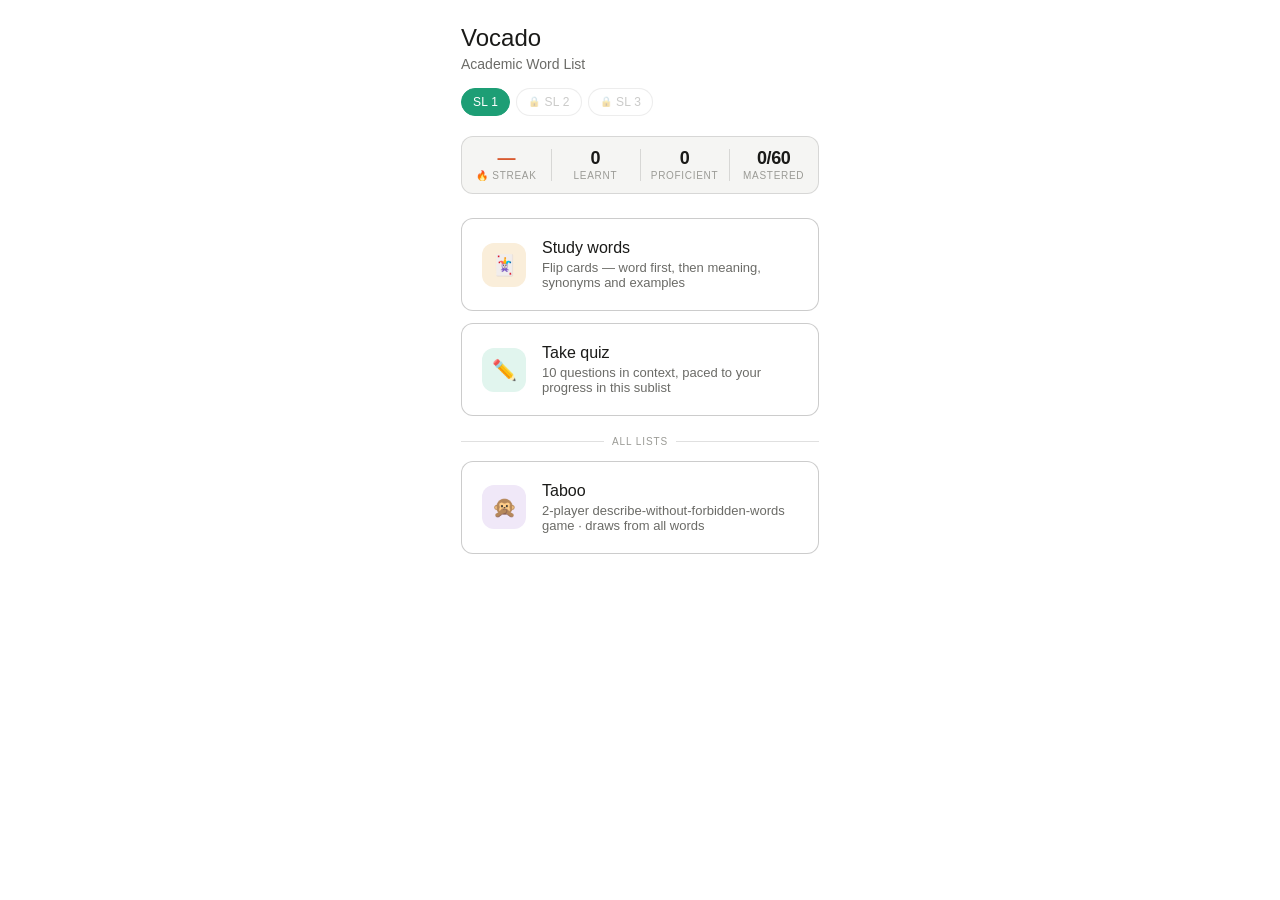
<file: index.html>
<!DOCTYPE html>
<html lang="en">
<head>
<meta charset="UTF-8">
<meta name="viewport" content="width=device-width, initial-scale=1.0">
<meta name="theme-color" content="#1D9E75">
<meta name="mobile-web-app-capable" content="yes">
<meta name="apple-mobile-web-app-capable" content="yes">
<meta name="apple-mobile-web-app-status-bar-style" content="default">
<meta name="apple-mobile-web-app-title" content="Vocado">
<link rel="manifest" href="/manifest.json">
<link rel="apple-touch-icon" href="/icons/icon-192.png">
<link rel="stylesheet" href="/css/app.css">
<title>Vocado</title>
</head>
<body>
<div id="app">

<!-- HOME -->
<div id="screen-home" class="screen active">
  <div class="hw">
    <p class="htitle">Vocado</p>
    <p class="hsub">Academic Word List</p>

    <div class="sl-strip" id="sl-strip"></div>

    <div class="stats-strip" id="stats-strip">
      <div class="stat">
        <span class="stat-val streak" id="stat-streak">—</span>
        <span class="stat-lbl">🔥 Streak</span>
      </div>
      <div class="stat-div"></div>
      <div class="stat">
        <span class="stat-val" id="stat-learnt">0</span>
        <span class="stat-lbl">Learnt</span>
      </div>
      <div class="stat-div"></div>
      <div class="stat">
        <span class="stat-val" id="stat-proficient">0</span>
        <span class="stat-lbl">Proficient</span>
      </div>
      <div class="stat-div"></div>
      <div class="stat">
        <span class="stat-val" id="stat-mastered">0/60</span>
        <span class="stat-lbl">Mastered</span>
      </div>
    </div>

    <div class="mode-grid">
      <div class="mode-card" onclick="startStudy()">
        <div class="mode-icon study">🃏</div>
        <div><div class="mode-title">Study words</div><div class="mode-desc">Flip cards — word first, then meaning, synonyms and examples</div></div>
      </div>
      <div class="mode-card" onclick="startQuiz()">
        <div class="mode-icon quiz">✏️</div>
        <div><div class="mode-title">Take quiz</div><div class="mode-desc">10 questions in context, paced to your progress in this sublist</div></div>
      </div>
    </div>

    <div class="section-sep"><span class="section-sep-lbl">All lists</span></div>

    <div class="mode-grid">
      <div class="mode-card" onclick="startTabooSetup()">
        <div class="mode-icon taboo">🙊</div>
        <div><div class="mode-title">Taboo</div><div class="mode-desc">2-player describe-without-forbidden-words game · draws from all words</div></div>
      </div>
      <div class="mode-card mode-review" id="review-all-card" onclick="startReviewAll()" style="display:none">
        <div class="mode-icon review">🔄</div>
        <div><div class="mode-title">Review All</div><div class="mode-desc">Mixed 10-question session across all mastered sublists</div></div>
      </div>
    </div>
  </div>
</div>

<!-- STUDY -->
<div id="screen-study" class="screen">
  <div class="hdr">
    <button class="back" onclick="goHome()">←</button>
    <span class="hdr-t">Study words</span>
  </div>
  <div class="fc-wrap">
    <div class="fc-counter" id="fc-counter">1 / 60</div>
    <div class="fc-card" id="fc-card" onclick="flipCard()"></div>
    <button class="fc-flip-btn" id="fc-flip-btn" onclick="flipCard()">Tap to reveal →</button>
    <div class="fc-nav">
      <button class="fc-btn" onclick="fcNav(-1)">← Prev</button>
      <button class="fc-btn primary" onclick="fcNav(1)">Next →</button>
    </div>
  </div>
</div>

<!-- QUIZ -->
<div id="screen-question" class="screen">
  <div class="hdr">
    <button class="back" onclick="goHome()">←</button>
    <span class="hdr-t">Quiz</span>
  </div>
  <div class="prog-wrap">
    <div class="prog-lbl" id="qpl">Q1 / 10</div>
    <div class="prog-track"><div class="prog-fill" id="qpf" style="width:10%"></div></div>
  </div>
  <div id="qcontent"></div>
</div>

<!-- TABOO SETUP -->
<div id="screen-taboo-setup" class="screen">
  <div class="hdr">
    <button class="back" onclick="goHome()">←</button>
    <span class="hdr-t">Taboo</span>
  </div>
  <div class="taboo-setup">
    <p class="taboo-intro">
      <strong>How to play:</strong> One player describes the target word to the other — but cannot say the word itself or any of the forbidden words shown on the card.<br><br>
      The guesser looks away while the describer reads the card. Tap <strong>Got it ✓</strong> if the guesser says the word, or <strong>Pass ✗</strong> to skip. 10 cards per round.
    </p>
    <div class="sgrid" style="margin-bottom:1.25rem">
      <div class="sc"><div class="scl">Cards per round</div><div class="scv">10</div></div>
      <div class="sc"><div class="scl">Timer</div><div class="scv" id="taboo-timer-display">30s</div></div>
    </div>
    <div style="display:flex;gap:8px;margin-bottom:1.25rem">
      <button onclick="setTimer(30)" id="tbtn-30" style="flex:1;padding:10px;border:.5px solid var(--taboo-border);border-radius:var(--rad);background:var(--taboo-bg);color:var(--taboo-txt);font-family:inherit;font-size:14px;cursor:pointer">30s</button>
      <button onclick="setTimer(45)" id="tbtn-45" style="flex:1;padding:10px;border:.5px solid var(--border2);border-radius:var(--rad);background:var(--bg);color:var(--txt);font-family:inherit;font-size:14px;cursor:pointer">45s</button>
      <button onclick="setTimer(60)" id="tbtn-60" style="flex:1;padding:10px;border:.5px solid var(--border2);border-radius:var(--rad);background:var(--bg);color:var(--txt);font-family:inherit;font-size:14px;cursor:pointer">60s</button>
      <button onclick="setTimer(0)"  id="tbtn-0"  style="flex:1;padding:10px;border:.5px solid var(--border2);border-radius:var(--rad);background:var(--bg);color:var(--txt);font-family:inherit;font-size:14px;cursor:pointer">No timer</button>
    </div>
    <button class="taboo-start-btn" onclick="startTaboo()">Start game →</button>
  </div>
</div>

<!-- TABOO GAME -->
<div id="screen-taboo" class="screen">
  <div class="hdr">
    <button class="back" onclick="endTaboo()">←</button>
    <span class="hdr-t" id="taboo-hdr">Taboo — Card 1/10</span>
  </div>
  <div class="taboo-card-wrap" id="taboo-content"></div>
</div>

<!-- SUMMARY -->
<div id="screen-summary" class="screen">
  <div class="sw">
    <p class="sh" id="sumh">Done</p>
    <p class="ss" id="sums">AWL Sublist 1</p>
    <div class="sgrid">
      <div class="sc"><div class="scl" id="sum-lbl1">Correct</div><div class="scv" id="sumc">—</div></div>
      <div class="sc"><div class="scl" id="sum-lbl2">Accuracy</div><div class="scv" id="suma">—</div></div>
    </div>
    <p class="slbl" id="missed-lbl">Words to review</p>
    <div class="missed-list" id="missed-list"></div>
    <button class="again" id="again-btn">Play again</button>
    <button class="hret" onclick="goHome()">Back to home</button>
  </div>
</div>

</div><!-- /app -->
<script src="/js/data.js"></script>
<script src="/js/question-bank.js"></script>
<script src="/js/db.js"></script>
<script src="/js/app.js"></script>
</body>
</html>
</file>
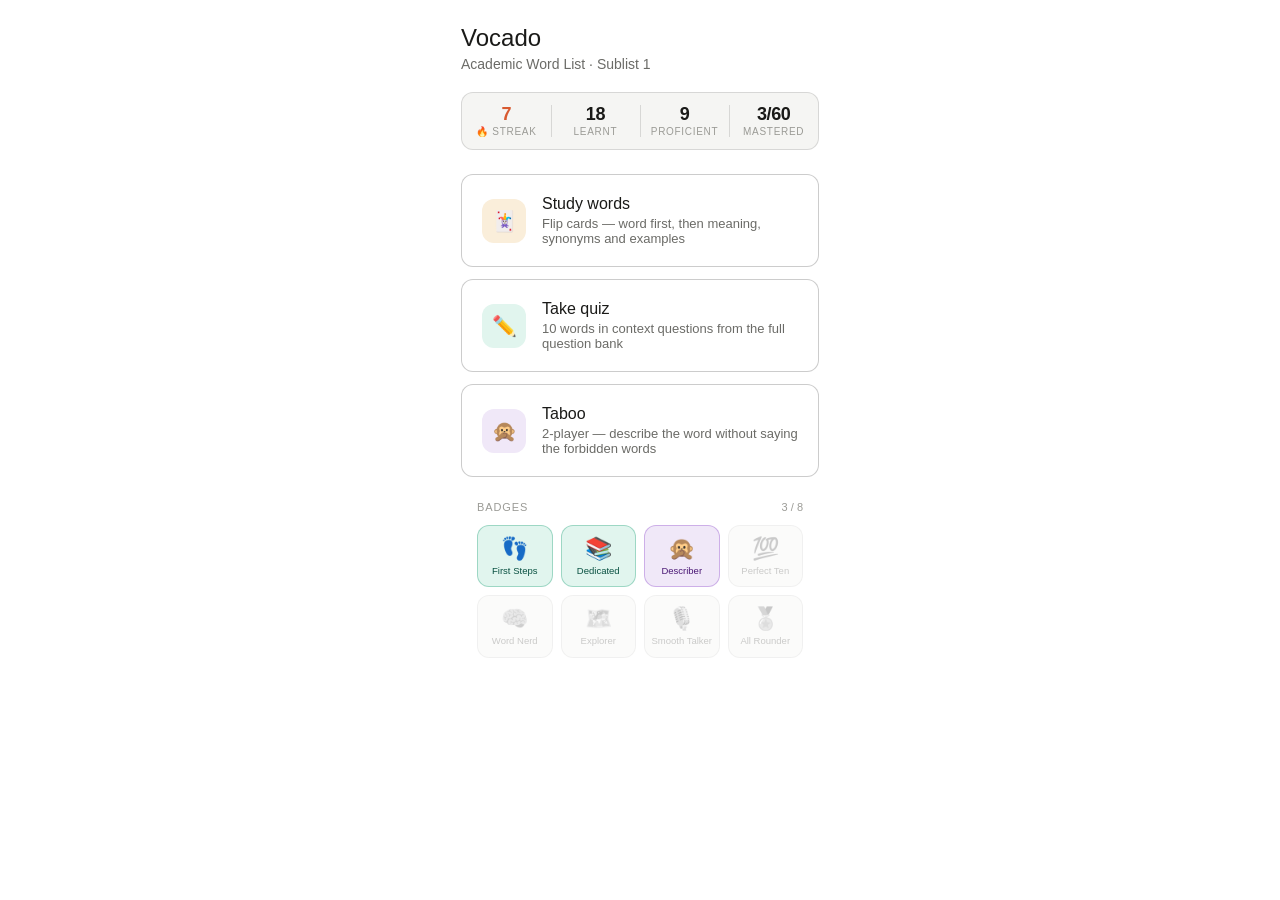
<file: design-preview.html>
<!DOCTYPE html>
<html lang="en">
<head>
<meta charset="UTF-8">
<meta name="viewport" content="width=device-width, initial-scale=1.0">
<title>Vocado — Stats & Badges Preview</title>
<style>
*{box-sizing:border-box;margin:0;padding:0}
:root{
  --bg:#fff;--bg2:#f5f5f3;--bg3:#eeece8;
  --txt:#1a1a18;--txt2:#6b6b67;--txt3:#9b9b96;
  --border:rgba(0,0,0,0.12);--border2:rgba(0,0,0,0.2);
  --acc:#1D9E75;--acc-bg:#E1F5EE;--acc-txt:#085041;
  --dan:#D85A30;--dan-bg:#FAECE7;--dan-txt:#4A1B0C;
  --warn-bg:#FAEEDA;--warn-txt:#633806;--warn-border:#C8820A;
  --taboo-bg:#F0E8F8;--taboo-txt:#4A1875;--taboo-border:#8B45C8;
  --rad:8px;--radl:12px
}
@media(prefers-color-scheme:dark){
  :root{
    --bg:#1c1c1a;--bg2:#252522;--bg3:#2e2e2b;
    --txt:#f0ede8;--txt2:#a8a8a2;--txt3:#6e6e68;
    --border:rgba(255,255,255,0.1);--border2:rgba(255,255,255,0.18);
    --acc-bg:#0a3d2a;--acc-txt:#6ee7b7;
    --dan-bg:#3d1a0a;--dan-txt:#fca98a;
    --warn-bg:#3d2a08;--warn-txt:#fcd17a;--warn-border:#C8820A;
    --taboo-bg:#2a1840;--taboo-txt:#d4a8f8;--taboo-border:#8B45C8
  }
}
body{font-family:-apple-system,BlinkMacSystemFont,'Segoe UI',sans-serif;background:var(--bg);color:var(--txt);min-height:100vh}
.app{max-width:390px;margin:0 auto;padding:0 0 2rem}

/* ── existing home styles (unchanged) ── */
.hw{padding:1.5rem 1rem 0}
.htitle{font-size:24px;font-weight:500;margin-bottom:4px}
.hsub{font-size:14px;color:var(--txt2);margin-bottom:1.25rem}
.mode-grid{display:flex;flex-direction:column;gap:12px;margin-bottom:1.5rem}
.mode-card{padding:1.25rem;border:.5px solid var(--border2);border-radius:var(--radl);background:var(--bg);cursor:pointer;display:flex;align-items:center;gap:16px}
.mode-icon{width:44px;height:44px;border-radius:var(--radl);display:flex;align-items:center;justify-content:center;font-size:20px;flex-shrink:0}
.mode-icon.study{background:var(--warn-bg)}
.mode-icon.quiz{background:var(--acc-bg)}
.mode-icon.taboo{background:var(--taboo-bg)}
.mode-title{font-size:16px;font-weight:500;margin-bottom:3px}
.mode-desc{font-size:13px;color:var(--txt2)}

/* ─────────────────────────────────────────
   STATS STRIP
───────────────────────────────────────── */
.stats-strip{
  display:flex;
  margin:0 0 1.5rem;
  background:var(--bg2);
  border:.5px solid var(--border);
  border-radius:var(--radl);
  overflow:hidden;
}
.stat{
  flex:1;
  display:flex;
  flex-direction:column;
  align-items:center;
  padding:.75rem .25rem;
  gap:3px;
}
.stat-val{
  font-size:18px;
  font-weight:600;
  color:var(--txt);
  line-height:1;
  letter-spacing:-.02em;
}
.stat-val.streak{ color:var(--dan) }
.stat-lbl{
  font-size:10px;
  color:var(--txt3);
  text-transform:uppercase;
  letter-spacing:.07em;
  font-weight:500;
}
.stat-div{
  width:.5px;
  background:var(--border);
  margin:.75rem 0;
  flex-shrink:0;
}

/* ─────────────────────────────────────────
   BADGES SHELF
───────────────────────────────────────── */
.badges-section{
  padding:0 1rem;
}
.badges-hdr{
  display:flex;
  align-items:center;
  justify-content:space-between;
  margin-bottom:.75rem;
}
.badges-lbl{
  font-size:11px;
  font-weight:500;
  color:var(--txt3);
  letter-spacing:.08em;
  text-transform:uppercase;
}
.badges-count{
  font-size:11px;
  color:var(--txt3);
}
.badges-grid{
  display:grid;
  grid-template-columns:repeat(4,1fr);
  gap:8px;
}

/* base badge */
.bdg{
  display:flex;
  flex-direction:column;
  align-items:center;
  gap:5px;
  padding:.75rem .25rem .6rem;
  border-radius:var(--radl);
  border:.5px solid var(--border);
  background:var(--bg2);
  cursor:pointer;
  position:relative;
  transition:transform .12s;
  -webkit-tap-highlight-color:transparent;
  user-select:none;
}
.bdg-icon{ font-size:22px;line-height:1 }
.bdg-name{
  font-size:9.5px;
  text-align:center;
  color:var(--txt2);
  line-height:1.25;
  font-weight:500;
}

/* locked */
.bdg.locked{
  opacity:.35;
  cursor:default;
}
.bdg.locked .bdg-icon{ filter:grayscale(1) }

/* earned — colour by mode */
.bdg.earned.quiz{
  border-color:rgba(29,158,117,.35);
  background:var(--acc-bg);
}
.bdg.earned.quiz .bdg-name{ color:var(--acc-txt) }

.bdg.earned.study{
  border-color:rgba(200,130,10,.4);
  background:var(--warn-bg);
}
.bdg.earned.study .bdg-name{ color:var(--warn-txt) }

.bdg.earned.taboo{
  border-color:rgba(139,69,200,.35);
  background:var(--taboo-bg);
}
.bdg.earned.taboo .bdg-name{ color:var(--taboo-txt) }

.bdg.earned.all{
  border-color:rgba(29,158,117,.35);
  background:linear-gradient(135deg, var(--acc-bg) 0%, var(--taboo-bg) 100%);
}
.bdg.earned.all .bdg-name{ color:var(--acc-txt) }

/* active press on earned */
.bdg.earned:active{ transform:scale(.93) }

/* popover */
.bdg-pop{
  display:none;
  position:absolute;
  bottom:calc(100% + 8px);
  left:50%;
  transform:translateX(-50%);
  background:var(--txt);
  color:var(--bg);
  font-size:11px;
  line-height:1.4;
  padding:6px 10px;
  border-radius:var(--rad);
  white-space:nowrap;
  z-index:20;
  pointer-events:none;
  text-align:center;
}
.bdg-pop::after{
  content:'';
  position:absolute;
  top:100%;left:50%;
  transform:translateX(-50%);
  border:5px solid transparent;
  border-top-color:var(--txt);
}
.bdg.open .bdg-pop{
  display:block;
  animation:popIn .15s ease;
}

/* badge unlock animation — add .unlocking class via JS */
@keyframes unlockPulse{
  0%  { transform:scale(1); box-shadow:0 0 0 0 var(--acc) }
  30% { transform:scale(1.18); box-shadow:0 0 0 6px transparent }
  60% { transform:scale(.96) }
  100%{ transform:scale(1); box-shadow:none }
}
.bdg.unlocking{
  animation:unlockPulse .55s cubic-bezier(.36,.07,.19,.97) forwards;
}

@keyframes popIn{
  from{ opacity:0;transform:translateX(-50%) translateY(4px) scale(.92) }
  to  { opacity:1;transform:translateX(-50%) translateY(0)   scale(1)    }
}

/* ── zero-state (no sessions yet) ── */
.stats-strip.empty .stat-val{ color:var(--txt3);font-size:18px }
</style>
</head>
<body>
<div class="app">
  <div class="hw">
    <p class="htitle">Vocado</p>
    <p class="hsub">Academic Word List · Sublist 1</p>

    <!-- ── STATS STRIP ── -->
    <div class="stats-strip" id="stats-strip">
      <div class="stat">
        <span class="stat-val streak" id="stat-streak">7</span>
        <span class="stat-lbl">🔥 Streak</span>
      </div>
      <div class="stat-div"></div>
      <div class="stat">
        <span class="stat-val" id="stat-learnt">18</span>
        <span class="stat-lbl">Learnt</span>
      </div>
      <div class="stat-div"></div>
      <div class="stat">
        <span class="stat-val" id="stat-proficient">9</span>
        <span class="stat-lbl">Proficient</span>
      </div>
      <div class="stat-div"></div>
      <div class="stat">
        <span class="stat-val" id="stat-mastered">3/60</span>
        <span class="stat-lbl">Mastered</span>
      </div>
    </div>

    <!-- ── MODE CARDS (unchanged) ── -->
    <div class="mode-grid">
      <div class="mode-card">
        <div class="mode-icon study">🃏</div>
        <div><div class="mode-title">Study words</div><div class="mode-desc">Flip cards — word first, then meaning, synonyms and examples</div></div>
      </div>
      <div class="mode-card">
        <div class="mode-icon quiz">✏️</div>
        <div><div class="mode-title">Take quiz</div><div class="mode-desc">10 words in context questions from the full question bank</div></div>
      </div>
      <div class="mode-card">
        <div class="mode-icon taboo">🙊</div>
        <div><div class="mode-title">Taboo</div><div class="mode-desc">2-player — describe the word without saying the forbidden words</div></div>
      </div>
    </div>

    <!-- ── BADGES SHELF ── -->
    <div class="badges-section">
      <div class="badges-hdr">
        <span class="badges-lbl">Badges</span>
        <span class="badges-count" id="badges-count">3 / 8</span>
      </div>
      <div class="badges-grid" id="badges-grid">

        <!-- earned -->
        <div class="bdg earned quiz" onclick="togglePop(this)">
          <span class="bdg-icon">👣</span>
          <span class="bdg-name">First Steps</span>
          <div class="bdg-pop">Complete your<br>first quiz</div>
        </div>

        <div class="bdg earned quiz" onclick="togglePop(this)">
          <span class="bdg-icon">📚</span>
          <span class="bdg-name">Dedicated</span>
          <div class="bdg-pop">Complete<br>3 quizzes</div>
        </div>

        <div class="bdg earned taboo" onclick="togglePop(this)">
          <span class="bdg-icon">🙊</span>
          <span class="bdg-name">Describer</span>
          <div class="bdg-pop">Complete a<br>Taboo round</div>
        </div>

        <!-- locked -->
        <div class="bdg locked">
          <span class="bdg-icon">💯</span>
          <span class="bdg-name">Perfect Ten</span>
        </div>

        <div class="bdg locked">
          <span class="bdg-icon">🧠</span>
          <span class="bdg-name">Word Nerd</span>
        </div>

        <div class="bdg locked">
          <span class="bdg-icon">🗺️</span>
          <span class="bdg-name">Explorer</span>
        </div>

        <div class="bdg locked">
          <span class="bdg-icon">🎙️</span>
          <span class="bdg-name">Smooth Talker</span>
        </div>

        <div class="bdg locked">
          <span class="bdg-icon">🏅</span>
          <span class="bdg-name">All Rounder</span>
        </div>

      </div>
    </div>
  </div>
</div>

<script>
function togglePop(el){
  const isOpen = el.classList.contains('open');
  document.querySelectorAll('.bdg.open').forEach(b=>b.classList.remove('open'));
  if(!isOpen) el.classList.add('open');
}

document.addEventListener('click', e=>{
  if(!e.target.closest('.bdg')) {
    document.querySelectorAll('.bdg.open').forEach(b=>b.classList.remove('open'));
  }
});
</script>
</body>
</html>
</file>
<file: css/app.css>
*{box-sizing:border-box;margin:0;padding:0}
:root{
  --bg:#fff;--bg2:#f5f5f3;--bg3:#eeece8;
  --txt:#1a1a18;--txt2:#6b6b67;--txt3:#9b9b96;
  --border:rgba(0,0,0,0.12);--border2:rgba(0,0,0,0.2);
  --acc:#1D9E75;--acc-bg:#E1F5EE;--acc-txt:#085041;
  --dan:#D85A30;--dan-bg:#FAECE7;--dan-txt:#4A1B0C;
  --warn-bg:#FAEEDA;--warn-txt:#633806;--warn-border:#C8820A;
  --taboo-bg:#F0E8F8;--taboo-txt:#4A1875;--taboo-border:#8B45C8;
  --rad:8px;--radl:12px
}
@media(prefers-color-scheme:dark){
  :root{
    --bg:#1c1c1a;--bg2:#252522;--bg3:#2e2e2b;
    --txt:#f0ede8;--txt2:#a8a8a2;--txt3:#6e6e68;
    --border:rgba(255,255,255,0.1);--border2:rgba(255,255,255,0.18);
    --acc-bg:#0a3d2a;--acc-txt:#6ee7b7;
    --dan-bg:#3d1a0a;--dan-txt:#fca98a;
    --warn-bg:#3d2a08;--warn-txt:#fcd17a;--warn-border:#C8820A;
    --taboo-bg:#2a1840;--taboo-txt:#d4a8f8;--taboo-border:#8B45C8
  }
}
body{font-family:-apple-system,BlinkMacSystemFont,'Segoe UI',sans-serif;background:var(--bg);color:var(--txt);min-height:100vh}
#app{max-width:390px;margin:0 auto;padding:0 0 2rem}
.screen{display:none}.screen.active{display:block}

/* ── header ── */
.hdr{padding:1.25rem 1rem 0.5rem;display:flex;align-items:center;gap:10px}
.hdr-t{font-size:12px;font-weight:500;color:var(--txt2);letter-spacing:.07em;text-transform:uppercase}
.back{background:none;border:.5px solid var(--border2);border-radius:var(--rad);cursor:pointer;color:var(--txt2);padding:5px 9px;font-size:16px}
.back:hover{background:var(--bg2)}

/* ── progress ── */
.prog-wrap{padding:0 1rem;margin:.25rem 0 0}
.prog-lbl{font-size:12px;color:var(--txt3);margin-bottom:5px}
.prog-track{height:3px;background:var(--bg3);border-radius:2px}
.prog-fill{height:100%;background:var(--acc);border-radius:2px;transition:width .4s}

/* ── stats strip ── */
.stats-strip{display:flex;margin:0 0 1.5rem;background:var(--bg2);border:.5px solid var(--border);border-radius:var(--radl);overflow:hidden}
.stat{flex:1;display:flex;flex-direction:column;align-items:center;padding:.75rem .25rem;gap:3px}
.stat-val{font-size:18px;font-weight:600;color:var(--txt);line-height:1;letter-spacing:-.02em}
.stat-val.streak{color:var(--dan)}
.stat-lbl{font-size:10px;color:var(--txt3);text-transform:uppercase;letter-spacing:.07em;font-weight:500}
.stat-div{width:.5px;background:var(--border);margin:.75rem 0;flex-shrink:0}

/* ── home ── */
.hw{padding:1.5rem 1rem}
.htitle{font-size:24px;font-weight:500;margin-bottom:4px}
.hsub{font-size:14px;color:var(--txt2);margin-bottom:1rem}

/* sublist strip */
.sl-strip{display:flex;gap:6px;overflow-x:auto;scrollbar-width:none;padding-bottom:1.25rem}
.sl-strip::-webkit-scrollbar{display:none}
.sl-pill{flex-shrink:0;height:28px;padding:0 11px;border-radius:14px;border:.5px solid var(--border2);background:var(--bg);color:var(--txt2);font-size:12px;font-weight:500;font-family:inherit;letter-spacing:.02em;cursor:pointer;display:inline-flex;align-items:center;gap:4px;transition:background .12s,border-color .12s,color .12s}
.sl-pill.active{background:var(--acc);border-color:var(--acc);color:#fff}
.sl-pill:not(.active):not(.locked):hover{background:var(--bg2)}
.sl-pill.locked{opacity:.35;cursor:not-allowed;pointer-events:none}
.sl-lock{font-size:10px;line-height:1}

/* section separator */
.section-sep{display:flex;align-items:center;gap:8px;margin:1.25rem 0 .85rem}
.section-sep::before,.section-sep::after{content:'';flex:1;height:.5px;background:var(--border)}
.section-sep-lbl{font-size:10px;font-weight:500;color:var(--txt3);text-transform:uppercase;letter-spacing:.09em;white-space:nowrap}

/* mode cards */
.mode-grid{display:flex;flex-direction:column;gap:12px}
.mode-card{padding:1.25rem;border:.5px solid var(--border2);border-radius:var(--radl);background:var(--bg);cursor:pointer;display:flex;align-items:center;gap:16px;transition:background .12s,border-color .12s}
.mode-card:hover{background:var(--bg2)}
.mode-icon{width:44px;height:44px;border-radius:var(--radl);display:flex;align-items:center;justify-content:center;font-size:20px;flex-shrink:0}
.mode-icon.study{background:var(--warn-bg)}
.mode-icon.quiz{background:var(--acc-bg)}
.mode-icon.taboo{background:var(--taboo-bg)}
.mode-icon.review{background:var(--acc);color:#fff}
.mode-title{font-size:16px;font-weight:500;margin-bottom:3px}
.mode-desc{font-size:13px;color:var(--txt2)}

/* review all card — green border + tinted title */
.mode-card.mode-review{border-color:var(--acc);border-width:1px}
.mode-card.mode-review:hover{background:var(--acc-bg)}
.mode-card.mode-review .mode-title{color:var(--acc-txt)}

/* ── flashcard ── */
.fc-wrap{padding:1rem}
.fc-counter{font-size:12px;color:var(--txt3);text-align:center;margin-bottom:.75rem}
.fc-card{background:var(--bg2);border:.5px solid var(--border);border-radius:var(--radl);padding:1.75rem 1.5rem;min-height:240px;display:flex;flex-direction:column;justify-content:center;align-items:center;gap:.5rem;cursor:pointer;transition:background .12s;position:relative}
.fc-card:active{background:var(--bg3)}
.fc-front{display:flex;flex-direction:column;align-items:center;gap:.4rem;width:100%}
.fc-word{font-size:32px;font-weight:500;text-align:center}
.fc-pos{font-size:13px;color:var(--txt3)}
.fc-flip-hint{font-size:12px;color:var(--txt3);margin-top:.75rem;display:flex;align-items:center;gap:5px}
.fc-back{width:100%;display:flex;flex-direction:column;gap:.85rem}
.fc-divider{height:.5px;background:var(--border);width:100%}
.fc-row{display:flex;flex-direction:column;gap:3px}
.fc-lbl{font-size:11px;font-weight:500;color:var(--txt3);letter-spacing:.07em;text-transform:uppercase}
.fc-val{font-size:15px;line-height:1.5}
.fc-syn{color:var(--acc)}
.fc-ant{color:var(--dan)}
.fc-ex{font-style:italic;color:var(--txt2)}
.fc-ex strong{font-style:normal;color:var(--txt);font-weight:500}
.fc-nav{display:flex;gap:8px;margin-top:.75rem}
.fc-btn{flex:1;padding:13px;border:.5px solid var(--border2);border-radius:var(--radl);background:var(--bg);color:var(--txt);font-size:14px;font-family:inherit;cursor:pointer;display:flex;align-items:center;justify-content:center;gap:6px}
.fc-btn:hover{background:var(--bg2)}
.fc-btn.primary{background:var(--warn-bg);color:var(--warn-txt);border-color:var(--warn-border)}
.fc-btn.primary:hover{opacity:.88}
.fc-flip-btn{width:100%;padding:13px;border:.5px solid var(--border2);border-radius:var(--radl);background:var(--bg);color:var(--txt2);font-size:14px;font-family:inherit;cursor:pointer;margin-top:.75rem}
.fc-flip-btn:hover{background:var(--bg2)}

/* ── quiz ── */
.pcard{margin:.75rem 1rem 0;background:var(--bg2);border:.5px solid var(--border);border-radius:var(--radl);padding:1.25rem}
.badge{display:inline-block;font-size:11px;font-weight:500;color:var(--acc-txt);background:var(--acc-bg);padding:3px 10px;border-radius:20px;margin-bottom:.75rem}
.passage{font-size:15px;line-height:1.7}
.blank{display:inline-block;width:72px;border-bottom:1.5px solid var(--txt);vertical-align:baseline;margin:0 2px}
.opts{padding:0 1rem;margin-top:.75rem;display:flex;flex-direction:column;gap:8px}
.opt{width:100%;padding:14px 16px;border:.5px solid var(--border2);border-radius:var(--radl);background:var(--bg);color:var(--txt);font-size:15px;font-family:inherit;cursor:pointer;text-align:left;display:flex;align-items:center;gap:12px;transition:background .12s}
.opt:hover:not(:disabled){background:var(--bg2)}
.opt-k{font-weight:500;font-size:13px;width:20px;flex-shrink:0}
.submit-wrap{padding:0 1rem;margin-top:.75rem}
.submit-btn{width:100%;padding:14px;border:none;border-radius:var(--radl);background:var(--acc);color:#fff;font-size:15px;font-weight:500;font-family:inherit;cursor:pointer}
.submit-btn:disabled{opacity:.3;cursor:not-allowed}
.submit-btn:not(:disabled):hover{opacity:.88}
.fbcard{margin:.75rem 1rem 0;padding:1.25rem;border-radius:var(--radl);border:.5px solid var(--border);background:var(--bg2);animation:su .2s ease}
@keyframes su{from{opacity:0;transform:translateY(5px)}to{opacity:1;transform:translateY(0)}}
.fb-hd{display:flex;align-items:center;gap:8px;margin-bottom:.6rem}
.fb-lbl{font-size:14px;font-weight:500}
.fb-lbl.ok{color:var(--acc)}.fb-lbl.bad{color:var(--dan)}
.fb-txt{font-size:14px;line-height:1.65}
.nxt{display:block;margin:.75rem 1rem 0;width:calc(100% - 2rem);padding:14px;border:.5px solid var(--border2);border-radius:var(--radl);background:var(--bg);color:var(--txt);font-size:15px;font-weight:500;font-family:inherit;cursor:pointer}
.nxt:hover{background:var(--bg2)}

/* ── taboo ── */
.taboo-setup{padding:1rem}
.taboo-intro{font-size:14px;color:var(--txt2);margin-bottom:1.25rem;line-height:1.65}
.taboo-start-btn{width:100%;padding:15px;border:none;border-radius:var(--radl);background:var(--taboo-border);color:#fff;font-size:16px;font-weight:500;font-family:inherit;cursor:pointer}
.taboo-start-btn:hover{opacity:.9}
.taboo-card-wrap{padding:1rem}
.taboo-reveal-wrap{display:flex;flex-direction:column;align-items:center;justify-content:center;min-height:320px;background:var(--bg2);border:.5px solid var(--border);border-radius:var(--radl);padding:2rem 1.5rem;gap:1rem}
.taboo-ready-lbl{font-size:13px;color:var(--txt3);text-align:center}
.taboo-ready-word{font-size:18px;font-weight:500;color:var(--txt3);text-align:center;letter-spacing:.2em}
.taboo-show-btn{padding:14px 32px;border:none;border-radius:var(--radl);background:var(--taboo-border);color:#fff;font-size:15px;font-weight:500;font-family:inherit;cursor:pointer}
.taboo-show-btn:hover{opacity:.9}
.taboo-card{width:100%;background:var(--taboo-bg);border:2px solid var(--taboo-border);border-radius:var(--radl);padding:1.5rem;display:flex;flex-direction:column;gap:1rem;animation:su .2s ease}
.taboo-target-lbl{font-size:11px;font-weight:500;color:var(--taboo-txt);letter-spacing:.08em;text-transform:uppercase}
.taboo-target-word{font-size:36px;font-weight:600;color:var(--taboo-txt);line-height:1.1}
.taboo-target-pos{font-size:13px;color:var(--taboo-txt);opacity:.7}
.taboo-forbidden-lbl{font-size:11px;font-weight:500;color:var(--dan);letter-spacing:.08em;text-transform:uppercase;margin-top:.25rem}
.taboo-forbidden-list{display:flex;flex-wrap:wrap;gap:6px}
.taboo-chip{padding:4px 12px;border:.5px solid var(--dan);border-radius:20px;font-size:13px;color:var(--dan-txt);background:var(--dan-bg);text-decoration:line-through}
.taboo-timer{font-size:28px;font-weight:500;text-align:center;color:var(--taboo-txt);min-width:48px}
.taboo-timer.warning{color:var(--dan)}
.taboo-actions{display:flex;gap:8px;margin-top:.25rem}
.taboo-pass{flex:1;padding:14px;border:.5px solid var(--border2);border-radius:var(--radl);background:var(--bg);color:var(--txt2);font-size:15px;font-family:inherit;cursor:pointer}
.taboo-pass:hover{background:var(--bg2)}
.taboo-got{flex:2;padding:14px;border:none;border-radius:var(--radl);background:var(--acc);color:#fff;font-size:15px;font-weight:500;font-family:inherit;cursor:pointer}
.taboo-got:hover{opacity:.9}

/* ── summary ── */
.sw{padding:1.25rem 1rem}
.sh{font-size:20px;font-weight:500;margin-bottom:3px}
.ss{font-size:14px;color:var(--txt2);margin-bottom:1.25rem}
.sgrid{display:grid;grid-template-columns:repeat(2,minmax(0,1fr));gap:10px;margin-bottom:1.25rem}
.sc{background:var(--bg2);border-radius:var(--radl);padding:1rem}
.scl{font-size:12px;color:var(--txt2);margin-bottom:3px}
.scv{font-size:24px;font-weight:500}
.slbl{font-size:11px;font-weight:500;color:var(--txt3);letter-spacing:.08em;text-transform:uppercase;margin-bottom:8px}
.missed-list{margin-bottom:1.5rem}
.missed-item{display:flex;align-items:center;justify-content:space-between;padding:9px 0;border-bottom:.5px solid var(--border);font-size:13px}
.missed-item:last-child{border-bottom:none}
.missed-word{font-weight:500}
.missed-def{color:var(--txt2);font-size:12px;max-width:60%;text-align:right}
.again{width:100%;padding:14px;border:none;border-radius:var(--radl);background:var(--acc);color:#fff;font-size:15px;font-weight:500;font-family:inherit;cursor:pointer;margin-bottom:8px}
.again:hover{opacity:.9}
.hret{width:100%;padding:14px;border:.5px solid var(--border2);border-radius:var(--radl);background:var(--bg);color:var(--txt);font-size:15px;font-family:inherit;cursor:pointer}
.hret:hover{background:var(--bg2)}
</file>
